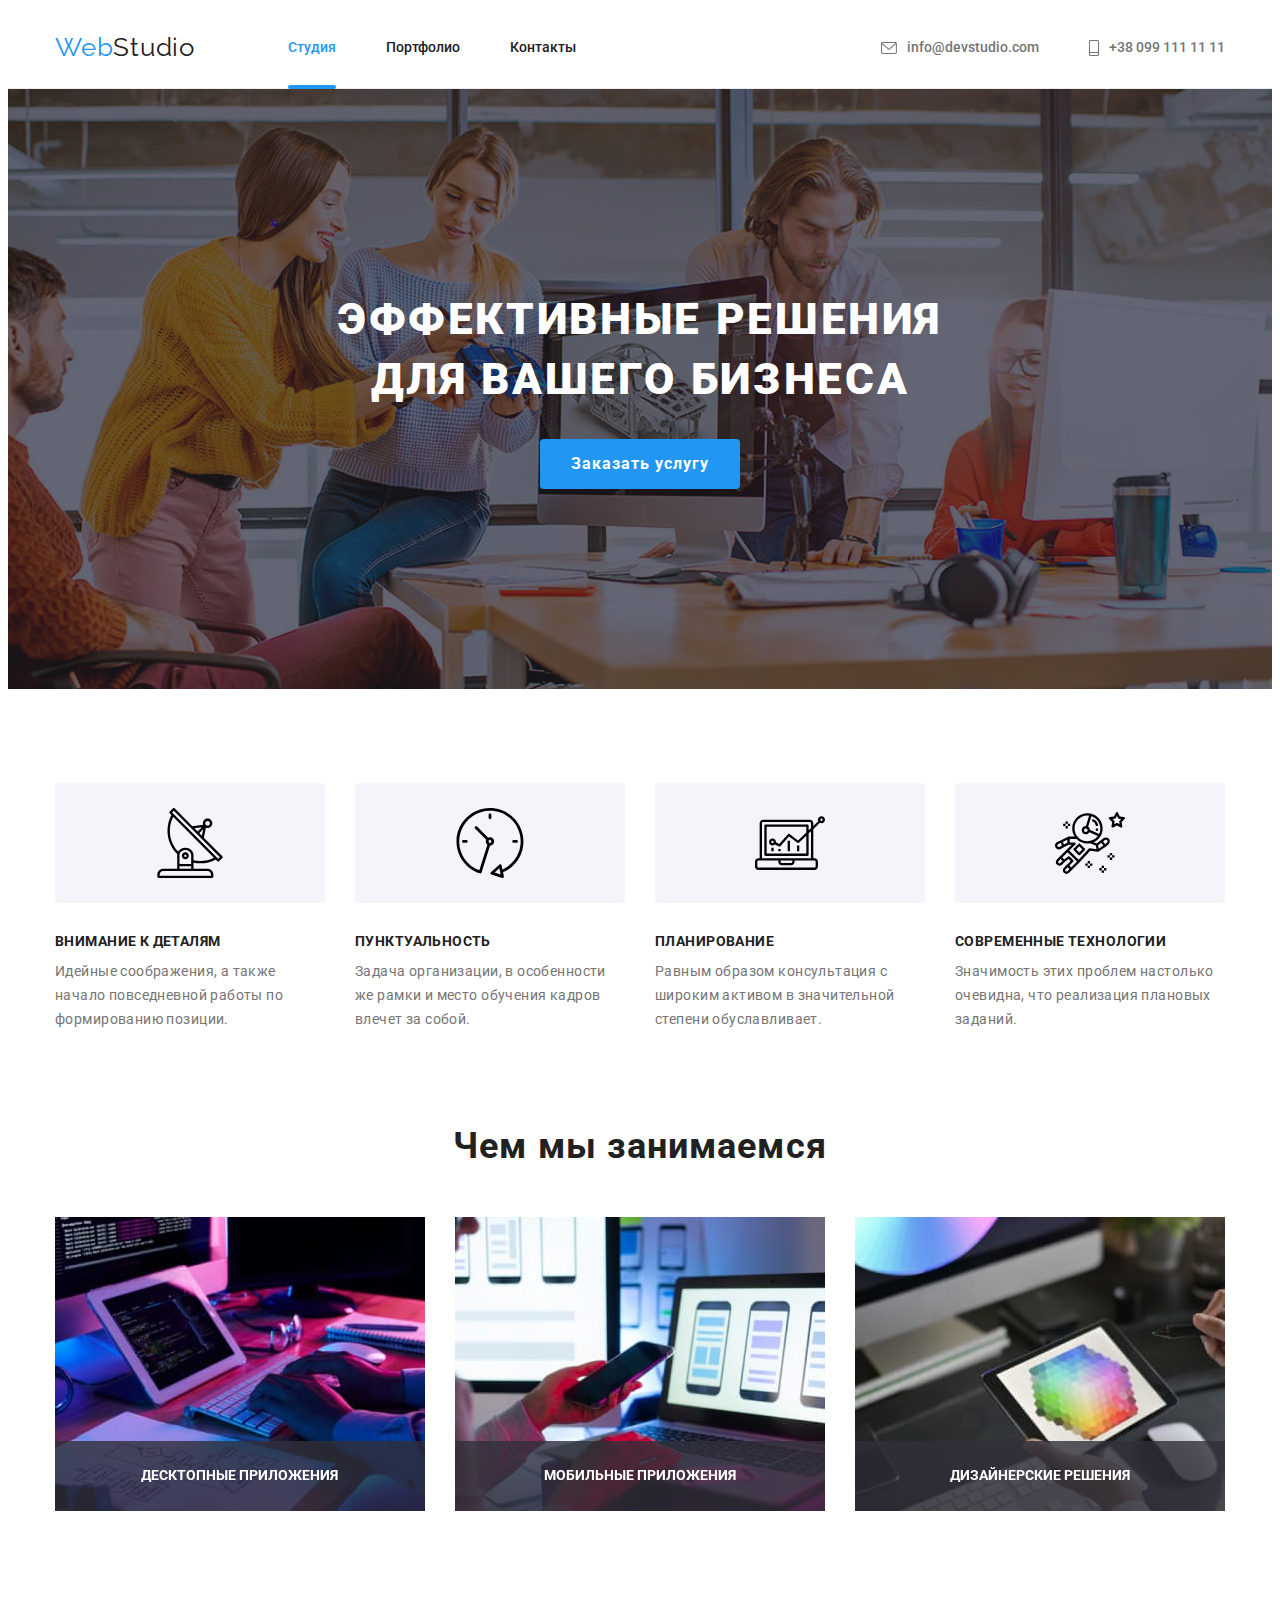
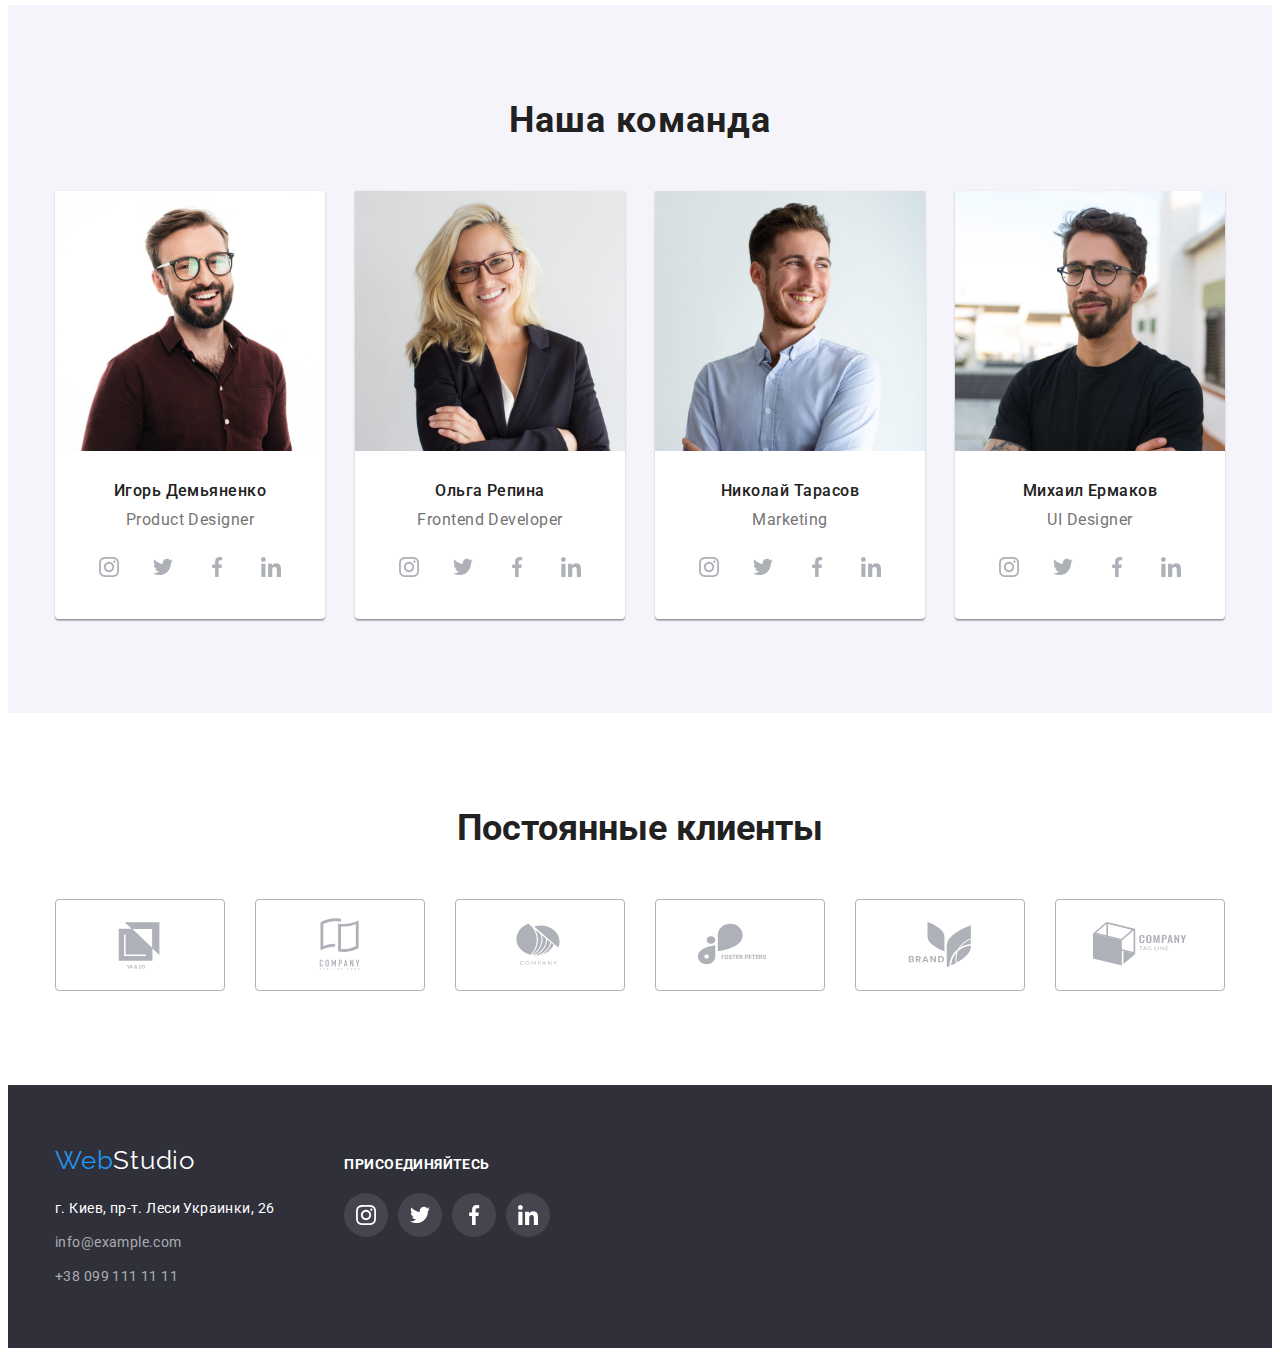
<file: index.html>
<!DOCTYPE html>
<html lang="ru">
    <head>
        <meta charset="utf-8" />
        <meta name="description" content="Web-Studio-(Version-2.1)" />
        <title>Web Studio</title>
        <link rel="stylesheet" href="https://cdnjs.cloudflare.com/ajax/libs/modern-normalize/1.1.0/modern-normalize.min.css"
            integrity="sha512-wpPYUAdjBVSE4KJnH1VR1HeZfpl1ub8YT/NKx4PuQ5NmX2tKuGu6U/JRp5y+Y8XG2tV+wKQpNHVUX03MfMFn9Q=="
            crossorigin="anonymous" referrerpolicy="no-referrer" />
        <link rel="preconnect" href="https://fonts.googleapis.com">
        <link rel="preconnect" href="https://fonts.gstatic.com" crossorigin>
        <link href="https://fonts.googleapis.com/css2?family=Raleway:wght@700&family=Roboto:wght@400;500;700;900&display=swap"
            rel="stylesheet">
        <link rel="stylesheet" href="./css/styles.css">
    </head>
        <body>
            <!--Header section-->
    <header class="header">
        <div class="container header-container">
            <nav class="header-nav">
                <a class="logo link" href="">Web<span class="logo-second">Studio</span> </a>
                <ul class="header-list list">
                    <li class="header-item"><a class="header-link link current" href="">Студия</a></li>
                    <li class="header-item"><a class="header-link link" href="./portfolio.html">Портфолио</a></li>
                    <li class="header-item"><a class="header-link link" href="">Контакты</a></li>
                </ul>
            </nav>
            <div class="header-contacts">
                <ul class="header-list list">
                    <li class="contacts list"><a class="contacts-link link" href="mailto:info@example.com">
                            <svg class="contacts-icon" width="16" height="12">
                                <use href="./images/icons.svg#icon-envelope"> </use>
                            </svg> info@devstudio.com</a></li>
                    <li class="contacts list"><a class="contacts-link link" href="tel:+380991111111">
                            <svg class="contacts-icon" width="10" height="16">
                                <use href="./images/icons.svg#icon-Vector"></use>
                            </svg> +38 099 111 11 11</a></li>
                </ul>
            </div>
        </div>
    </header>
            <!--Main section-->
                <main>
                    <section id="studio" class="hero">
                    <div class="container hero-container">
                        <h1 class="title-hero">Эффективные решения <br> для вашего бизнеса</h1>
                        <div class="btn-hero-right">
                        <button type="button" class="btn-hero" data-modal-open>Заказать услугу</button>
                        <div class="backdrop is-hidden" data-modal>
                            <div class="modal">
                                <button data-modal-close class="close-button"> <svg class="close-icon">
                                    <use href="./images/icons.svg#icon-close-black"></use>
                                </svg> </button>
                            </div>
                        </div>
                        </div>
                    </div>
                    </section>
                    <section class="sub-hero">
                        <div class="container sub-hero-container">
                        <ul class="sub-hero-list list">
                            <li class="sub-hero-item">
                                <div class="sub-hero-logo">
                                    <svg class="sub-hero-icon">
                                        <use href="./images/icons.svg#icon-antenna-1" width="70" height="70"></use>
                                    </svg>
                                </div>
                                <h3 class="sub-hero-title">Внимание к деталям</h3>
                                <p class="text-sub-title">Идейные соображения, а также начало повседневной работы по формированию позиции.</p>
                            </li>
                            <li class="sub-hero-item">
                                <div class="sub-hero-logo">
                                    <svg class="sub-hero-icon">
                                        <use href="./images/icons.svg#icon-clock-1" width="70" height="70"></use>
                                    </svg>
                                </div>
                                <h3 class="sub-hero-title">Пунктуальность</h3>
                                <p class="text-sub-title">Задача организации, в особенности же рамки и место обучения кадров влечет за собой.</p>
                            </li>
                            <li class="sub-hero-item">
                                <div class="sub-hero-logo">
                                    <svg class="sub-hero-icon">
                                        <use href="./images/icons.svg#icon-diagram-1" width="70" height="70"></use>
                                    </svg>
                                </div>
                                <h3 class="sub-hero-title">Планирование</h3>
                                <p class="text-sub-title">Равным образом консультация с широким активом в значительной степени обуславливает.</p>
                            </li>
                            <li class="sub-hero-item">
                                <div class="sub-hero-logo">
                                    <svg class="sub-hero-icon">
                                        <use href="./images/icons.svg#icon-astronaut-1" width="70" height="70"></use>
                                    </svg>
                                </div>
                                <h3 class="sub-hero-title">Современные технологии</h3>
                                <p class="text-sub-title">Значимость этих проблем настолько очевидна, что реализация плановых заданий.</p>
                            </li>
                        </ul>
                        </div>
                    </section>
                    <section id="pictures" class="pictures-section">
                        <div class="container pictures-container">
                        <h2 class="pictures-title">Чем мы занимаемся</h2>
                            <ul class="pictures-list list">
                                <li class="pictures-list-item"><img src="./images/img1.jpg" alt="Macbook на деревянном столе" width="370">
                                <p class="pictures-item-text">Десктопные приложения</p></li>
                                <li class="pictures-list-item"><img src="./images/img2.jpg" alt="Ноутбук на столе и смартфон в руке" width="370">
                                <p class="pictures-item-text">Мобильные приложения</p></li>
                                <li class="pictures-list-item"><img src="./images/img3.jpg" alt="Планшет в руках" width="370">
                                <p class="pictures-item-text">Дизайнерские решения</p></li>
                        </div>
                            </ul>
                    </section>
                    <section class="team-section">
                        <div class="container team-container">
                        <h2 class="team-title">Наша команда</h2>
                            <ul class="team-list list">
                                <li class="team-list-item">
                                    <img src="./images/team/i_dem.jpg" alt="мужчина с бородой в очках" width="270">
                                    <div class="team-content">
                                    <h3 class="title-team-members">Игорь Демьяненко</h3>
                                    <p class="vocation-team-members">Product Designer</p>
                                    <ul class="team-socials-list list">
                                        <li class="team-socials-item">
                                            <a href="" class="team-socials-link">
                                                <svg class="team-socials-icon" width="20" height="20">
                                                    <use href="./images/icons.svg#icon-instagram-2"></use>
                                                </svg>
                                            </a>
                                        </li>
                                        <li class="team-socials-item">
                                            <a href="" class="team-socials-link">
                                                <svg class="team-socials-icon" widht="20" height="20">
                                                    <use href="./images/icons.svg#icon-twitter-1"></use>
                                                </svg>
                                            </a>
                                        </li>
                                        <li class="team-socials-item">
                                            <a href="" class="team-socials-link">
                                                <svg class="team-socials-icon" widht="10" height="20">
                                                    <use href="./images/icons.svg#icon-facebook-1"></use>
                                                </svg>
                                            </a>
                                        </li>
                                        <li class="team-socials-item">
                                            <a href="" class="team-socials-link">
                                                <svg class="team-socials-icon" widht="20" height="20">
                                                    <use href="./images/icons.svg#icon-linkedin-1"></use>
                                                </svg>
                                            </a>
                                        </li>
                                    </ul>
                                    </div>
                                </li>
                                <li class="team-list-item">
                                    <img src="./images/team/o_rep.jpg" alt="девушка в очках" width="270">
                                    <div class="team-content">
                                    <h3 class="title-team-members">Ольга Репина</h3>
                                    <p class="vocation-team-members">Frontend Developer</p>
                                    <ul class="team-socials-list list">
                                        <li class="team-socials-item">
                                            <a href="" class="team-socials-link">
                                                <svg class="team-socials-icon" width="20" height="20">
                                                    <use href="./images/icons.svg#icon-instagram-2"></use>
                                                </svg>
                                            </a>
                                        </li>
                                        <li class="team-socials-item">
                                            <a href="" class="team-socials-link">
                                                <svg class="team-socials-icon" widht="20" height="20">
                                                    <use href="./images/icons.svg#icon-twitter-1"></use>
                                                </svg>
                                            </a>
                                        </li>
                                        <li class="team-socials-item">
                                            <a href="" class="team-socials-link">
                                                <svg class="team-socials-icon" widht="10" height="20">
                                                    <use href="./images/icons.svg#icon-facebook-1"></use>
                                                </svg>
                                            </a>
                                        </li>
                                        <li class="team-socials-item">
                                            <a href="" class="team-socials-link">
                                                <svg class="team-socials-icon" widht="20" height="20">
                                                    <use href="./images/icons.svg#icon-linkedin-1"></use>
                                                </svg>
                                            </a>
                                        </li>
                                    </ul>
                                    </div>
                                </li>
                                <li class="team-list-item">
                                    <img src="./images/team/n_tar.jpg" alt="улыбающийся молодой мужчина" width="270">
                                    <div class="team-content">
                                    <h3 class="title-team-members">Николай Тарасов</h3>
                                    <p class="vocation-team-members">Marketing</p>
                                    <ul class="team-socials-list list">
                                        <li class="team-socials-item">
                                            <a href="" class="team-socials-link">
                                                <svg class="team-socials-icon" width="20" height="20">
                                                    <use href="./images/icons.svg#icon-instagram-2"></use>
                                                </svg>
                                            </a>
                                        </li>
                                        <li class="team-socials-item">
                                            <a href="" class="team-socials-link">
                                                <svg class="team-socials-icon" widht="20" height="20">
                                                    <use href="./images/icons.svg#icon-twitter-1"></use>
                                                </svg>
                                            </a>
                                        </li>
                                        <li class="team-socials-item">
                                            <a href="" class="team-socials-link">
                                                <svg class="team-socials-icon" widht="10" height="20">
                                                    <use href="./images/icons.svg#icon-facebook-1"></use>
                                                </svg>
                                            </a>
                                        </li>
                                        <li class="team-socials-item">
                                            <a href="" class="team-socials-link">
                                                <svg class="team-socials-icon" widht="20" height="20">
                                                    <use href="./images/icons.svg#icon-linkedin-1"></use>
                                                </svg>
                                            </a>
                                        </li>
                                    </ul>
                                    </div>
                                </li>
                                <li class="team-list-item">
                                    <img src="./images/team/m_erm.jpg" alt="молодой мужчина в очках" width="270">
                                    <div class="team-content">
                                    <h3 class="title-team-members">Михаил Ермаков</h3>
                                    <p class="vocation-team-members">UI Designer</p>
                                    <ul class="team-socials-list list">
                                        <li class="team-socials-item">
                                            <a href="" class="team-socials-link">
                                                <svg class="team-socials-icon" width="20" height="20">
                                                    <use href="./images/icons.svg#icon-instagram-2"></use>
                                                </svg>
                                            </a>
                                        </li>
                                        <li class="team-socials-item">
                                            <a href="" class="team-socials-link">
                                                <svg class="team-socials-icon" widht="20" height="20">
                                                    <use href="./images/icons.svg#icon-twitter-1"></use>
                                                </svg>
                                            </a>
                                        </li>
                                        <li class="team-socials-item">
                                            <a href="" class="team-socials-link">
                                                <svg class="team-socials-icon" widht="10" height="20">
                                                    <use href="./images/icons.svg#icon-facebook-1"></use>
                                                </svg>
                                            </a>
                                        </li>
                                        <li class="team-socials-item">
                                            <a href="" class="team-socials-link">
                                                <svg class="team-socials-icon" widht="20" height="20">
                                                    <use href="./images/icons.svg#icon-linkedin-1"></use>
                                                </svg>
                                            </a>
                                        </li>
                                    </ul>
                                    </div>
                                </li>
                            </ul>
                        </div>
                    </section>
                    <section class="clients-section">
                        <div class="container">
                            <h2 class="clients-title">Постоянные клиенты</h2>
                            <ul class="clients-list list">
                                
                                <li class="clients-item">
                                    <a href="" class="clients-link">
                                        <svg class="clients-icon" width="106" height="60">
                                            <use href="./images/icons.svg#icon-Logo"></use>
                                        </svg>
                                    </a>
                                </li>
                                
                                <li class="clients-item">
                                    <a href="" class="clients-link">
                                        <svg class="clients-icon" width="106" height="60">
                                            <use href="./images/icons.svg#icon-Logo-1"></use>
                                        </svg>
                                    </a>
                                </li>
                                
                                <li class="clients-item">
                                    <a href="" class="clients-link">
                                        <svg class="clients-icon" width="106" height="60">
                                            <use href="./images/icons.svg#icon-Logo-2"></use>
                                        </svg>
                                    </a>
                                </li>
                                
                                <li class="clients-item">
                                    <a href="" class="clients-link">
                                        <svg class="clients-icon" width="106" height="60">
                                            <use href="./images/icons.svg#icon-Logo-3"></use>
                                        </svg>
                                    </a>
                                </li>
                                
                                <li class="clients-item">
                                    <a href="" class="clients-link">
                                        <svg class="clients-icon" width="106" height="60">
                                            <use href="./images/icons.svg#icon-Logo-4"></use>
                                        </svg>
                                    </a>
                                </li>

                                <li class="clients-item">
                                    <a href="" class="clients-link">
                                        <svg class="clients-icon" width="106" height="60">
                                            <use href="./images/icons.svg#icon-Logo-5"></use>
                                        </svg>
                                    </a>
                                </li>
                            </ul>

                        </div>
                    </section>
                </main>
            <!--Footer section-->
                <footer id="contact" class="footer">
                    <div class="footer-container container">
                    <div>
                    <a class="logo link" href="">Web<span class="footer-logo-second">Studio</span> </a>
                    <address class="address">
                        <ul class="address-list">
                            <li class="footer-list-item">
                                <a href="https://goo.gl/maps/HhhkS5GEAfCxWmF9A" 
                                target="_blank" rel="noopener norefferer nofollow"
                                class="footer-link-address">
                                г. Киев, пр-т. Леси Украинки, 26</a>
                            </li>
                            <li class="footer-list-item"><a href="mailto:info@example.com" class="footer-link">info@example.com</a></li>
                            <li class="footer-list-item"><a href="tel:+380991111111" class="footer-link">+38 099 111 11 11</a></li>
                        </ul>
                    </address>
                    </div>
                    
                    <div class="footer-right">
                        <h2 class="footer-right-title">присоединяйтесь</h2>
                        <ul class="footer-social list">
                            <li class="footer-social-item"> <a href="" class="footer-social-link link">
                                    <svg class="footer-social-icon" width="20" height="20">
                                        <use href="./images/icons.svg#icon-instagram-2"></use>
                                    </svg>
                                </a>
                            </li>
                            <li class="footer-social-item"> <a href="" class="footer-social-link link">
                                    <svg class="footer-social-icon" width="20" height="20">
                                        <use href="./images/icons.svg#icon-twitter-1"></use>
                                    </svg>
                                </a>
                            </li>
                            <li class="footer-social-item"> <a href="" class="footer-social-link link">
                                    <svg class="footer-social-icon" width="20" height="20">
                                        <use href="./images/icons.svg#icon-facebook-1"></use>
                                    </svg>
                                </a>
                            </li>
                            <li class="footer-social-item"> <a href="" class="footer-social-link link">
                                    <svg class="footer-social-icon" width="20" height="20">
                                        <use href="./images/icons.svg#icon-linkedin-1"></use>
                                    </svg>
                                </a>
                            </li>
                        </ul>
                    </div>
                    </div>
                </footer>
        <script src="./js/modal.js"></script>
        </body>    
</html>
</file>
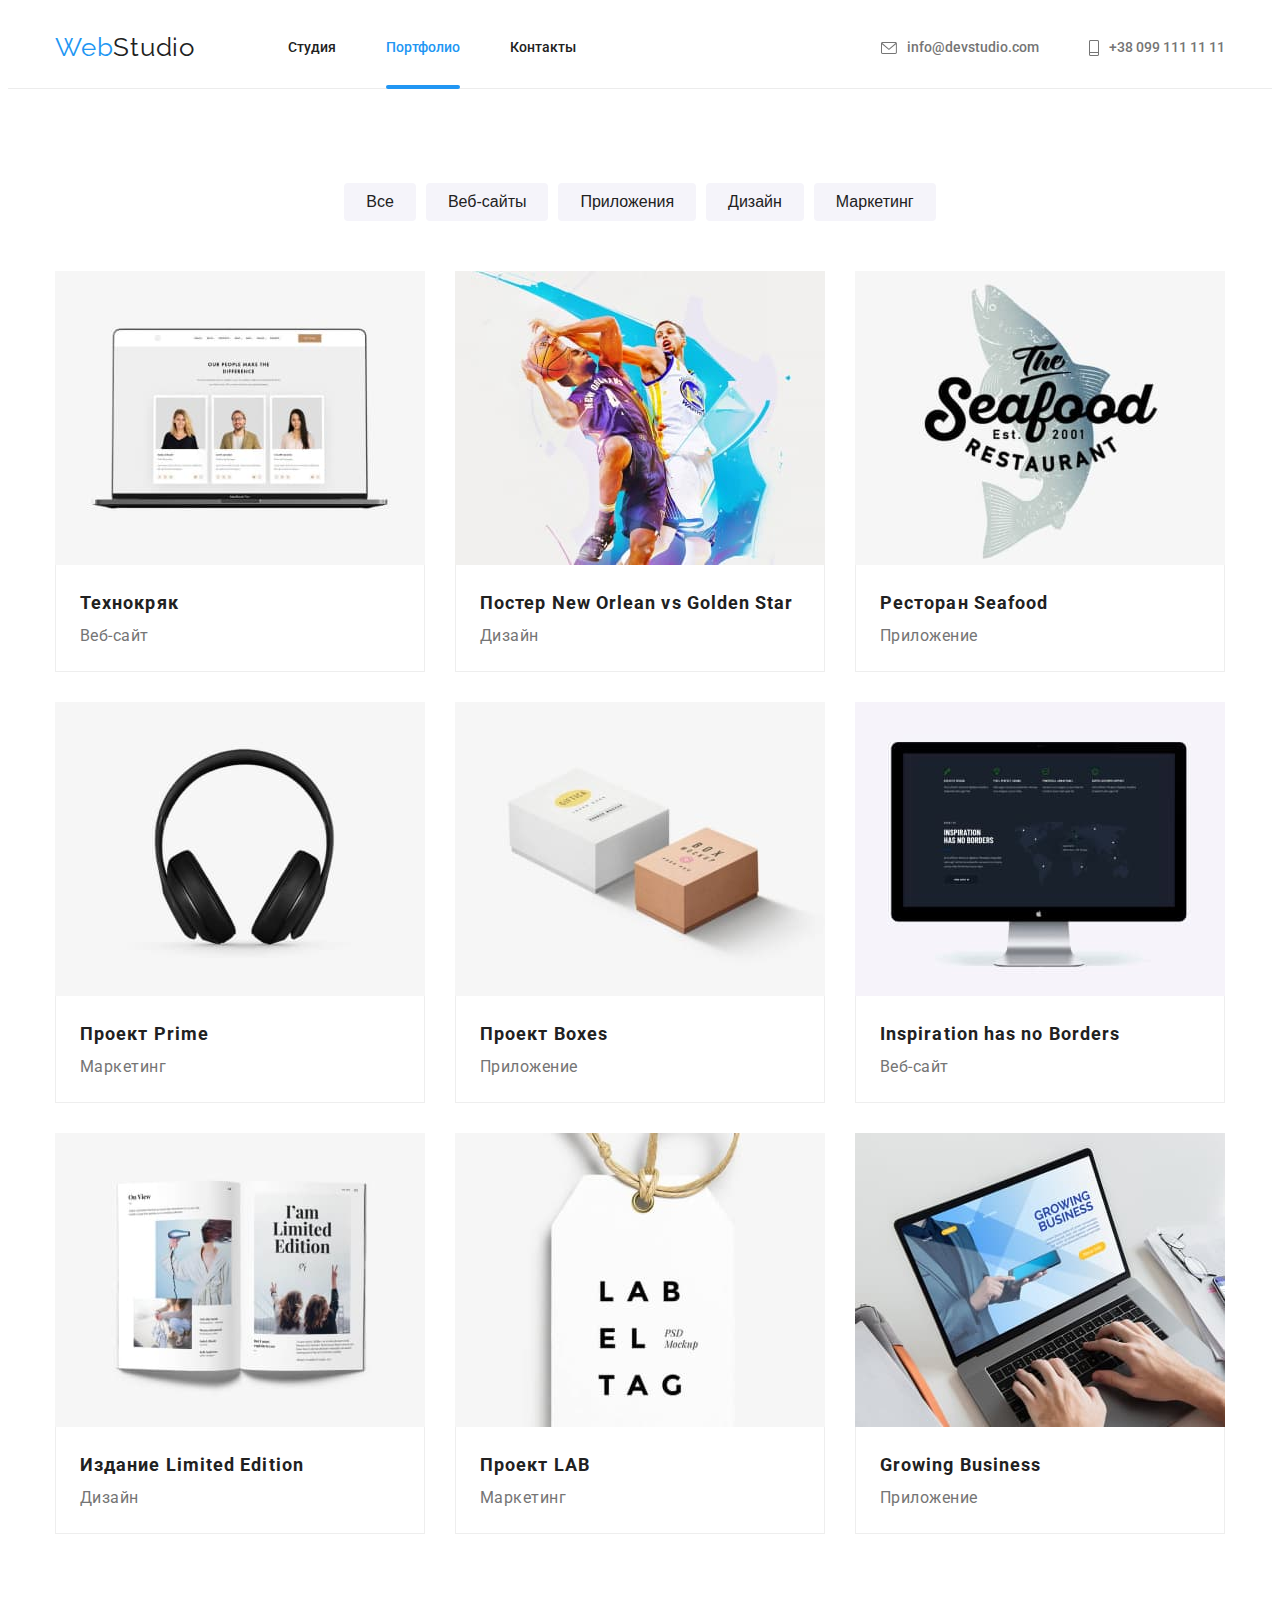
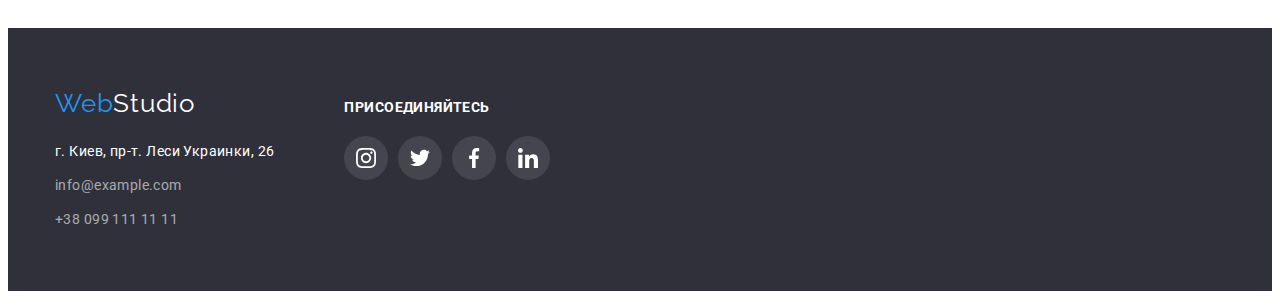
<file: portfolio.html>
<!DOCTYPE html>
<html lang="ru">

<head>
    <meta charset="utf-8" />
    <meta name="description" content="Web-Studio-(Version-2.1)" />
    <title>Web Studio</title>
    <link rel="stylesheet" href="https://cdnjs.cloudflare.com/ajax/libs/modern-normalize/1.1.0/modern-normalize.min.css"
        integrity="sha512-wpPYUAdjBVSE4KJnH1VR1HeZfpl1ub8YT/NKx4PuQ5NmX2tKuGu6U/JRp5y+Y8XG2tV+wKQpNHVUX03MfMFn9Q=="
        crossorigin="anonymous" referrerpolicy="no-referrer" />
    <link rel="preconnect" href="https://fonts.googleapis.com">
    <link rel="preconnect" href="https://fonts.gstatic.com" crossorigin>
    <link
        href="https://fonts.googleapis.com/css2?family=Raleway:wght@700&family=Roboto:wght@400;500;700;900&display=swap"
        rel="stylesheet">
    <link rel="stylesheet" href="./css/styles.css">
</head>

<body>
    <!--Header section-->
    <header class="header">
        <div class="container header-container">
            <nav class="header-nav">
                <a class="logo link" href="">Web<span class="logo-second">Studio</span> </a>
                <ul class="header-list list">
                    <li class="header-item"><a class="header-link link" href="./index.html">Студия</a></li>
                    <li class="header-item"><a class="header-link link current" href="./portfolio.html">Портфолио</a></li>
                    <li class="header-item"><a class="header-link link" href="">Контакты</a></li>
                </ul>
            </nav>
            <div class="header-contacts">
                <ul class="header-list list">
                    <li class="contacts list"><a class="contacts-link link" href="mailto:info@example.com">
                            <svg class="contacts-icon" width="16" height="12">
                                <use href="./images/icons.svg#icon-envelope"> </use>
                            </svg> info@devstudio.com</a></li>
                    <li class="contacts list"><a class="contacts-link link" href="tel:+380991111111">
                            <svg class="contacts-icon" width="10" height="16">
                                <use href="./images/icons.svg#icon-Vector"></use>
                            </svg> +38 099 111 11 11</a></li>
                </ul>
            </div>
        </div>
    </header>
    <!--Main section-->
    <main class="main-portfolio">
        <h1 hidden>Наши работы</h1>
        <section class="portfolio-section">
            <div class="container container-portfolio-btns">
            <h2 class="visually-hidden">Filters buttons</h2>
            <ul class="portfolio-list-btns list">
                <li class="portfolio-item-btns"><button type="button" class="portfolio-button">Все</button></li>
                <li class="portfolio-item-btns"><button type="button" class="portfolio-button">Веб-сайты</button></li>
                <li class="portfolio-item-btns"><button type="button" class="portfolio-button">Приложения</button></li>
                <li class="portfolio-item-btns"><button type="button" class="portfolio-button">Дизайн</button></li>
                <li class="portfolio-item-btns"><button type="button" class="portfolio-button">Маркетинг</button></li>
            </ul>
            </div>
            <div class="container portfolio-list-img">
            <h2 hidden class="visually-hidden">All our projects</h2>
            <ul class="portfolio-list list">
                <li class="portfolio-list-item">
                    <div class="portfolio-thumb">
                    <a href="" class="portfolio-link link">
                        <div class="portfolio-overlay">
                            <p class="portfolio-overlay-text"> Технокряк это современная площадка распространения коронавируса. Компании
                                используют эту платформу для цифрового
                                шпионажа и атак на защищённые сервера конкурентов.</p>
                        </div>
                        <img src="./images/portfolio-img/img-1.jpg" alt="Ноутбук с карточками разработчиков" width="370">
                </div>
                <div class="container-text">
                    <h3 class="portfolio-projects-title">Технокряк</h3>
                    <p class="portfolio-projects-text">Веб-сайт</p>
                </div>
                </a>
                </li>
                <li class="portfolio-list-item">
                    <div class="portfolio-thumb">
                        <a href="" class="portfolio-link link">
                            <div class="portfolio-overlay">
                                <p class="portfolio-overlay-text"> Технокряк это современная площадка распространения коронавируса.
                                    Компании
                                    используют эту платформу для цифрового
                                    шпионажа и атак на защищённые сервера конкурентов.</p>
                            </div>
                            <img src="./images/portfolio-img/img-2.jpg" alt="Борьба за баскетбольный мяч" width="370">
                    </div>
                    <div class="container-text">
                        <h3 class="portfolio-projects-title">Постер New Orlean vs Golden Star</h3>
                        <p class="portfolio-projects-text">Дизайн</p>
                    </div>
                    </a>
                </li>
                <li class="portfolio-list-item">
                    <div class="portfolio-thumb">
                        <a href="" class="portfolio-link link">
                            <div class="portfolio-overlay">
                                <p class="portfolio-overlay-text"> Технокряк это современная площадка распространения коронавируса.
                                    Компании
                                    используют эту платформу для цифрового
                                    шпионажа и атак на защищённые сервера конкурентов.</p>
                            </div>
                            <img src="./images/portfolio-img/img-3.jpg" alt="Логотип ресторана с рыбой на фоне" width="370">
                    </div>
                    <div class="container-text">
                        <h3 class="portfolio-projects-title">Ресторан Seafood</h3>
                        <p class="portfolio-projects-text">Приложение</p>
                    </div>
                    </a>
                </li>
                <li class="portfolio-list-item">
                    <div class="portfolio-thumb">
                        <a href="" class="portfolio-link link">
                            <div class="portfolio-overlay">
                                <p class="portfolio-overlay-text"> Технокряк это современная площадка распространения коронавируса.
                                    Компании
                                    используют эту платформу для цифрового
                                    шпионажа и атак на защищённые сервера конкурентов.</p>
                            </div>
                            <img src="./images/portfolio-img/img-4.jpg" alt="Наушники" width="370">
                    </div>
                    <div class="container-text">
                        <h3 class="portfolio-projects-title">Проект Prime</h3>
                        <p class="portfolio-projects-text">Маркетинг</p>
                    </div>
                    </a>
                </li>
                <li class="portfolio-list-item">
                    <div class="portfolio-thumb">
                        <a href="" class="portfolio-link link">
                            <div class="portfolio-overlay">
                                <p class="portfolio-overlay-text"> Технокряк это современная площадка распространения коронавируса.
                                    Компании
                                    используют эту платформу для цифрового
                                    шпионажа и атак на защищённые сервера конкурентов.</p>
                            </div>
                            <img src="./images/portfolio-img/img-5.jpg" alt="Две коробочки - коричневая и белая" width="370">
                    </div>
                    <div class="container-text">
                        <h3 class="portfolio-projects-title">Проект Boxes</h3>
                        <p class="portfolio-projects-text">Приложение</p>
                    </div>
                    </a>
                </li>
                <li class="portfolio-list-item">
                    <div class="portfolio-thumb">
                        <a href="" class="portfolio-link link">
                            <div class="portfolio-overlay">
                                <p class="portfolio-overlay-text"> Технокряк это современная площадка распространения коронавируса.
                                    Компании
                                    используют эту платформу для цифрового
                                    шпионажа и атак на защищённые сервера конкурентов.</p>
                            </div>
                            <img src="./images/portfolio-img/img-6.jpg" alt="Монитор с открытом сайтом компании разработчиков" width="370">
                    </div>
                    <div class="container-text">
                        <h3 class="portfolio-projects-title">Inspiration has no Borders</h3>
                        <p class="portfolio-projects-text">Веб-сайт</p>
                    </div>
                    </a>
                </li>
                <li class="portfolio-list-item">
                    <div class="portfolio-thumb">
                        <a href="" class="portfolio-link link">
                            <div class="portfolio-overlay">
                                <p class="portfolio-overlay-text"> Технокряк это современная площадка распространения коронавируса.
                                    Компании
                                    используют эту платформу для цифрового
                                    шпионажа и атак на защищённые сервера конкурентов.</p>
                            </div>
                        <img src="./images/portfolio-img/img-7.jpg" alt="Открытая книга Limited Edition" width="370">
                    </div>
                    <div class="container-text">
                        <h3 class="portfolio-projects-title">Издание Limited Edition</h3>
                        <p class="portfolio-projects-text">Дизайн</p>
                    </div>
                    </a>
                </li>
                <li class="portfolio-list-item">
                    <div class="portfolio-thumb">
                        <a href="" class="portfolio-link link">
                            <div class="portfolio-overlay">
                                <p class="portfolio-overlay-text"> Технокряк это современная площадка распространения коронавируса.
                                    Компании
                                    используют эту платформу для цифрового
                                    шпионажа и атак на защищённые сервера конкурентов.</p>
                            </div>
                            <img src="./images/portfolio-img/img-8.jpg" alt="Бирка проекта Lab" width="370">
                    </div>
                    <div class="container-text">
                        <h3 class="portfolio-projects-title">Проект LAB</h3>
                        <p class="portfolio-projects-text">Маркетинг</p>
                    </div>
                    </a>
                </li>
                <li class="portfolio-list-item">
                    <div class="portfolio-thumb">
                        <a href="" class="portfolio-link link">
                            <div class="portfolio-overlay">
                                <p class="portfolio-overlay-text"> Технокряк это современная площадка распространения коронавируса.
                                    Компании
                                    используют эту платформу для цифрового
                                    шпионажа и атак на защищённые сервера конкурентов.</p>
                            </div>
                            <img src="./images/portfolio-img/img-9.jpg" alt="Отрытый ноутбук с сайтом о бизнесе" width="370">
                    </div>
                    <div class="container-text">
                        <h3 class="portfolio-projects-title">Growing Business</h3>
                        <p class="portfolio-projects-text">Приложение</p>
                    </div>
                    </a>
                </li>
            </ul>
            </div>
        </section>
        
    </main>
    <!--Footer section-->
                <footer id="contact" class="footer">
                    <div class="footer-container container">
                        <div>
                        <a class="logo link" href="">Web<span class="footer-logo-second">Studio</span> </a>
                            <address class="address">
                                <ul class="address-list">
                                    <li class="footer-list-item">
                                        <a href="https://goo.gl/maps/HhhkS5GEAfCxWmF9A" target="_blank"
                                            rel="noopener norefferer nofollow" class="footer-link-address link">
                                            г. Киев, пр-т. Леси Украинки, 26</a>
                                    </li>
                                    <li class="footer-list-item"><a href="mailto:info@example.com"
                                            class="footer-link">info@example.com</a></li>
                                    <li class="footer-list-item"><a href="tel:+380991111111" class="footer-link link">+38 099 111 11 11</a>
                                    </li>
                                </ul>
                            </address>
                        </div>
                
                        <div class="footer-right">
                            <h2 class="footer-right-title">присоединяйтесь</h2>
                            <ul class="footer-social list">
                                <li class="footer-social-item"> <a href="" class="footer-social-link link">
                                        <svg class="footer-social-icon" width="20" height="20">
                                            <use href="./images/icons.svg#icon-instagram-2"></use>
                                        </svg>
                                    </a>
                                </li>
                                <li class="footer-social-item"> <a href="" class="footer-social-link link">
                                        <svg class="footer-social-icon" width="20" height="20">
                                            <use href="./images/icons.svg#icon-twitter-1"></use>
                                        </svg>
                                    </a>
                                </li>
                                <li class="footer-social-item"> <a href="" class="footer-social-link link">
                                        <svg class="footer-social-icon" width="20" height="20">
                                            <use href="./images/icons.svg#icon-facebook-1"></use>
                                        </svg>
                                    </a>
                                </li>
                                <li class="footer-social-item"> <a href="" class="footer-social-link link">
                                        <svg class="footer-social-icon" width="20" height="20">
                                            <use href="./images/icons.svg#icon-linkedin-1"></use>
                                        </svg>
                                    </a>
                                </li>
                            </ul>
                        </div>
                    </div>
                </footer>
</body>

</html>
</file>
<file: css/styles.css>
:root {
  --after-title-text-color: #757575;
  --btn-background: #2196f3;
  --accent-color: #2196f3;
  --title-color: #212121;
  --alternative-color: #ffffff;
}

* {
  box-sizing: border-box;
}

p,
h1,
h2,
h3,
h4,
h5,
h6 {
  margin: 0;
}

ul {
  margin: 0;
  padding: 0;
}

button {
  cursor: pointer;
}

img {
  display: block;
}

body {
  font-family: 'Roboto', sans-serif;
  color: #212121;
}
a {
  text-decoration: none;
}

.visually-hidden {
  position: absolute;
  width: 1px;
  height: 1px;
  margin: -1px;
  padding: 0;
  overflow: hidden;
  border: 0;
  clip: rect(0 0 0 0);
}

.link {
  transition: color 250ms cubic-bezier(0.4, 0, 0.2, 1);
  text-decoration: none;
}

.container {
  width: 1200px;
  padding-left: 15px;
  padding-right: 15px;
  margin: 0 auto;
}

.list {
  list-style: none;
  display: flex;
  align-items: center;
}
/*------------Header section--------------*/
.header {
  background: var(--alternative-color);
  margin: 0 auto;
  border-bottom: 1px solid #ececec;
}

.header-container {
  display: flex;
  align-items: center;
}

.logo {
  font-family: Raleway, sans-serif;
  font-size: 26px;
  line-height: 1.2;
  letter-spacing: 0.03em;
  color: var(--accent-color);
}
.logo:hover,
.logo:focus {
  color: var(--accent-color);
}

.logo-second {
  transition: color 250ms cubic-bezier(0.4, 0, 0.2, 1),
    background-color 250ms cubic-bezier(0.4, 0, 0.2, 1);
  color: var(--title-color);
}
.logo-second:hover,
.logo-second:focus {
  color: var(--accent-color);
}

.header-nav {
  display: flex;
  align-items: center;
}

.header-list {
  display: flex;
  align-items: center;
  margin-left: 93px;
  padding-left: 0px;
}

.header-list .link {
  display: flex;
  align-items: center;
  padding-top: 32px;
  padding-bottom: 32px;
}

.header-item:not(:last-child) {
  margin-right: 50px;
}

.header-link {
  font-weight: 500;
  font-size: 14px;
  line-height: 1.14;
  color: var(--title-color);
}

.header-list .current {
  color: var(--accent-color);
  position: relative;
}

.header-list .current::after {
  content: '';
  position: absolute;
  width: 100%;
  height: 4px;
  bottom: -1px;
  background: #2196f3;
  border-radius: 2px;
}

.header-link:hover,
.header-link:focus {
  color: var(--accent-color);
}

.header-contacts {
  margin-left: auto;
}

.contacts:not(:last-child) {
  margin-right: 50px;
}

.contacts-link {
  font-weight: 500;
  font-size: 14px;
  line-height: 1.14;
  color: var(--after-title-text-color);
}
.contacts-link:hover,
.contacts-link:focus {
  color: var(--accent-color);
}

.contacts-icon {
  fill: currentColor;
  margin-right: 10px;
}
/*------------Main section--------------*/
/*------------Studio page---------------*/

.hero {
  background: #2f303a;
  background-image: linear-gradient(rgba(47, 48, 58, 0.4), rgba(47, 48, 58, 0.4)),
    url(../images/hero-bg.jpg);
  background-repeat: no-repeat;
  background-position: center;
  background-size: cover;
  text-align: center;
  max-width: 1600px;
  margin: 0 auto;
  padding-top: 200px;
  padding-bottom: 200px;
}

.hero-container {
  display: flex;
  flex-direction: column;
  justify-content: center;
  align-items: center;
}

.title-hero {
  font-weight: 900;
  font-size: 44px;
  line-height: calc(60 / 44);
  text-align: center;
  letter-spacing: 0.06em;
  text-transform: uppercase;
  color: var(--alternative-color);
  margin-bottom: 30px;
}

.btn-hero {
  font-family: inherit;
  cursor: pointer;
  font-weight: bold;
  text-align: center;
  font-size: 16px;
  line-height: calc(30 / 16);
  letter-spacing: 0.06em;
  color: var(--alternative-color);
  background-color: var(--btn-background);
  border-radius: 4px;
  min-width: 200px;
  height: 50px;
  border: none;
}

/* -----Modal----- */

.backdrop {
  position: fixed;
  left: 0;
  top: 0;
  width: 100%;
  height: 100%;
  background-color: rgba(0, 0, 0, 0.2);
  opacity: 1;
  transition: opacity 250ms cubic-bezier(0.4, 0, 0.2, 1);
}

.backdrop.is-hidden {
  opacity: 0;
  pointer-events: none;
}

.backdrop.is-hidden .modal {
  transform: translate(-50%, -50%) scale(1.1);
}

.modal {
  position: absolute;
  top: 50%;
  left: 50%;
  min-width: 500px;
  min-height: 500px;
  background-color: #fff;
  z-index: 3;
  transform: translate(-50%, -50%) scale(1);

  transition: transform 250ms cubic-bezier(0.4, 0, 0.2, 1);
  border-radius: 4px;
}

.close-button {
  position: absolute;
  right: 0;
  width: 30px;
  height: 30px;
  margin-right: 8px;
  margin-top: 8px;
  padding: 6px;
  background: #ffffff;
  border: 1px solid rgba(0, 0, 0, 0.1);
  border-radius: 50%;
  cursor: pointer;
}

.close-icon {
  width: 18px;
  height: 18px;
}

/*-------Sub-hero---------*/

.sub-hero {
  padding-top: 94px;
  padding-bottom: 94px;
  margin: 0 auto;
}

.sub-hero-container {
  display: flex;
  flex-wrap: wrap;
}

.sub-hero-list {
  display: flex;
  align-items: center;
  margin-left: -30px;
}

.sub-hero-item {
  width: calc(100% / 4 - 30px);
  margin-left: 30px;
}
.sub-hero-title {
  margin-top: 30px;
  font-weight: bold;
  font-size: 14px;
  line-height: calc(16 / 14);
  letter-spacing: 0.03em;
  text-transform: uppercase;
  color: var(--title-color);
}
.text-sub-title {
  font-weight: normal;
  font-size: 14px;
  line-height: calc(24 / 14);
  letter-spacing: 0.03em;
  color: var(--after-title-text-color);
  margin-top: 10px;
}

.sub-hero-logo {
  width: 270px;
  height: 120px;
  display: flex;
  justify-content: center;
  align-items: center;
  background-color: #f5f4fa;
  border-radius: 4px;
}
.sub-hero-icon {
  width: 70px;
  height: 70px;
}

/*------Pictures section------*/

.pictures-section {
  text-align: center;
  padding-bottom: 94px;
}

.pictures-title {
  font-weight: bold;
  font-size: 36px;
  text-align: center;
  letter-spacing: 0.03em;
  margin-bottom: 50px;
  line-height: calc(42 / 36);
}

.pictures-list {
  display: flex;
  margin-left: -30px;
  flex-wrap: wrap;
  position: relative;
}
.pictures-list-item {
  width: calc(100% / 3 - 30px);
  margin-left: 30px;
  position: relative;
}
.pictures-item-text {
  font-weight: 700;
  font-size: 14px;
  line-height: 1.14;
  text-align: center;
  position: absolute;
  left: 0;
  bottom: 0;
  padding: 27px 0px;
  width: 100%;
  height: 70px;
  color: var(--alternative-color);
  background-color: rgba(47, 48, 58, 0.8);
  text-transform: uppercase;
}

/*-------Team-section-------*/

.team-section {
  text-align: center;
  margin: 0 auto;
  padding-top: 94px;
  padding-bottom: 94px;
  background: #f5f4fa;
}

.team-list {
  display: flex;
  margin-left: -30px;
  flex-wrap: wrap;
}

.team-list-item {
  width: calc(100% / 4 - 30px);
  margin-left: 30px;
  background: var(--alternative-color);
  border-radius: 0px 0px 4px 4px;
  box-shadow: 0px 1px 3px rgba(0, 0, 0, 0.12), 0px 1px 1px rgba(0, 0, 0, 0.14),
    0px 2px 1px rgba(0, 0, 0, 0.2);
}

.team-content {
  padding: 30px;
}

.team-title {
  font-weight: bold;
  font-size: 36px;
  line-height: calc(42 / 36);
  letter-spacing: 0.03em;
  padding-bottom: 50px;
}
.title-team-members {
  font-weight: 500;
  font-size: 16px;
  line-height: calc(19 / 16);
  letter-spacing: 0.03em;
  padding-bottom: 10px;
}
.vocation-team-members {
  font-size: 16px;
  line-height: calc(19 / 16);
  letter-spacing: 0.03em;
  color: var(--after-title-text-color);
  margin-bottom: 16px;
}

.team-socials-list {
  display: flex;
  justify-content: center;
}

.team-socials-item + .team-socials-item {
  margin-left: 10px;
}

.team-socials-link {
  width: 44px;
  height: 44px;
  border-radius: 50%;
  display: flex;
  align-items: center;
  justify-content: center;
  color: #afb1b8;
  transition: color 250ms cubic-bezier(0.4, 0, 0.2, 1),
    background-color 250ms cubic-bezier(0.4, 0, 0.2, 1);
}

.team-socials-link:hover,
.team-socials-link:focus {
  background-color: var(--accent-color);
  color: #ffffff;
}

.team-socials-icon {
  fill: currentColor;
}

/*-----------Clients section---------------*/

.clients-section {
  text-align: center;
  margin: 0 auto;
  padding-top: 94px;
  padding-bottom: 94px;
}

.clients-title {
  font-weight: bold;
  font-size: 36px;
  line-height: calc(42 / 36);
  text-align: center;
}

.clients-list {
  display: flex;
  justify-content: center;
  align-items: center;
  margin-top: 50px;
}
.clients-item + .clients-item {
  margin-left: 30px;
}

.clients-link {
  display: flex;
  justify-content: center;
  align-items: center;
  width: 170px;
  height: 92px;
  border: 1px solid rgba(175, 177, 184, 1);
  border-radius: 4px;
  transition: border-color 250ms cubic-bezier(0.4, 0, 0.2, 1);
}
.clients-link:hover,
.clients-link:focus {
  border-color: var(--accent-color);
}

.clients-link:hover .clients-icon,
.clients-link:focus .clients-icon {
  fill: var(--accent-color);
}

.clients-icon {
  width: 106px;
  height: 60px;
  fill: #afb1b8;
  transition: fill 250ms cubic-bezier(0.4, 0, 0.2, 1);
}

/*------------Portfolio page---------------*/

.portfolio-section {
  padding-top: 94px;
  padding-bottom: 94px;
}

.portfolio-list-btns {
  display: flex;
  justify-content: center;
  margin-bottom: 50px;
  margin-left: -10px;
}
.portfolio-item-btns {
  margin-left: 10px;
}
.portfolio-button {
  padding: 6px 22px;
  font-weight: 500;
  border: none;
  font-size: 16px;
  line-height: 1.6;
  text-align: center;
  color: var(--title-color);
  background: #f5f4fa;
  border-radius: 4px;
  transition: color 250ms cubic-bezier(0.4, 0, 0.2, 1),
    background-color 250ms cubic-bezier(0.4, 0, 0.2, 1),
    box-shadow 250ms cubic-bezier(0.4, 0, 0.2, 1);
}

.portfolio-button:hover,
.portfolio-button:focus {
  color: var(--alternative-color);
  background: var(--btn-background);
  box-shadow: 0px 3px 1px rgba(0, 0, 0, 0.1), 0px 1px 2px rgba(0, 0, 0, 0.08),
    0px 2px 2px rgba(0, 0, 0, 0.12);
}

.portfolio-list {
  display: flex;
  flex-wrap: wrap;
  margin-left: -30px;
  margin-top: -30px;
}

.portfolio-list-item {
  flex-basis: calc(100% / 3 - 30px);
  margin-left: 30px;
  margin-top: 30px;
  transition: box-shadow 250ms cubic-bezier(0.4, 0, 0.2, 1);
}

.container-text {
  padding: 20px 24px;
  border: 1px solid #eeeeee;
  border-top: none;
}
.portfolio-projects-title {
  font-weight: bold;
  font-size: 18px;
  line-height: calc(36 / 18);
  letter-spacing: 0.06em;
  color: var(--title-color);
}
.portfolio-projects-text {
  font-size: 16px;
  line-height: calc(30 / 16);
  letter-spacing: 0.03em;
  color: var(--after-title-text-color);
}

.portfolio-link {
  display: block;
}
.portfolio-thumb {
  position: relative;
  overflow: hidden;
}

.portfolio-list-item:hover .portfolio-overlay {
  transform: translateY(0);
  opacity: 1;
}

.portfolio-list-item:hover,
.portfolio-list-item:focus {
  box-shadow: 0px 1px 1px rgba(0, 0, 0, 0.12), 0px 4px 4px rgba(0, 0, 0, 0.06),
    1px 4px 6px rgba(0, 0, 0, 0.16);
}

.portfolio-overlay {
  position: absolute;
  background-color: rgba(33, 150, 243, 0.9);
  top: 0;
  left: 0;
  width: 100%;
  height: 100%;
  transform: translateY(100%);
  opacity: 0;
  transition: transform 250ms cubic-bezier(0.4, 0, 0.2, 1),
    opacity 250ms cubic-bezier(0.4, 0, 0.2, 1);
}

.portfolio-overlay-text {
  width: 322px;
  margin-top: 64px;
  margin-left: 24px;
  font-size: 18px;
  line-height: 28px;
  color: var(--alternative-color);
}

.container-text {
  padding: 20px 24px;
  border: 1px solid #eeeeee;
  border-top: none;
}
/*------------Footer section--------------*/
.footer {
  background: #2f303a;
  margin: 0 auto;
  padding-top: 60px;
  padding-bottom: 60px;
  border-bottom: 6px solid #ffffff;
}
.footer-container {
  display: flex;
}
.logo-footer {
  font-family: Raleway;
  font-style: normal;
  font-weight: bold;
  font-size: 26px;
  line-height: calc(31 / 26);
  letter-spacing: 0.03em;
  color: var(--alternative-color);
}
.footer-logo-second {
  color: var(--alternative-color);
  transition: color 250ms cubic-bezier(0.4, 0, 0.2, 1),
    background-color 250ms cubic-bezier(0.4, 0, 0.2, 1);
}

.footer-logo-second:hover,
.footer-logo-second:focus {
  color: var(--accent-color);
}

.address {
  margin-top: 20px;
}
.address-list {
  list-style: none;
}
.footer-link-address {
  font-style: normal;
  font-weight: normal;
  font-size: 14px;
  color: var(--alternative-color);
  line-height: calc(24 / 14);
  letter-spacing: 0.03em;
}
.footer-link-address:hover,
.footer-link-address:focus {
  color: var(--accent-color);
}

.footer-list-item + .footer-list-item {
  margin-top: 10px;
}
.footer-list-item {
  font-weight: normal;
  font-size: 14px;
  line-height: calc(24 / 14);
  letter-spacing: 0.03em;
  color: rgba(255, 255, 255, 0.6);
}
.footer-link {
  font-style: normal;
  font-weight: normal;
  font-size: 14px;
  line-height: calc(24 / 14);
  letter-spacing: 0.03em;
  color: rgba(255, 255, 255, 0.6);
}
.footer-link:hover,
.footer-link:focus {
  color: var(--accent-color);
}

.footer-right {
  width: 206px;
  height: 80px;
  padding-top: 12px;
  margin-left: 70px;
}

.footer-right-title {
  font-weight: 700;
  font-size: 14px;
  line-height: 1.14;
  letter-spacing: 0.03em;
  text-transform: uppercase;
  color: #ffffff;
}

.footer-social {
  display: flex;
  justify-content: center;
  margin-top: 20px;
}

.footer-social-link {
  width: 100%;
  height: 100%;
  display: flex;
  justify-content: center;
  align-items: center;
  border-radius: 50%;
  background-color: rgba(255, 255, 255, 0.1);
  transition: color 250ms cubic-bezier(0.4, 0, 0.2, 1),
    background-color 250ms cubic-bezier(0.4, 0, 0.2, 1);
}

.footer-social-link:hover,
.footer-social-link:focus {
  background-color: var(--accent-color);
}

.footer-social-item {
  width: 44px;
  height: 44px;
}

.footer-social-item + .footer-social-item {
  margin-left: 10px;
}

.footer-social-icon {
  fill: #ffffff;
}
</file>
